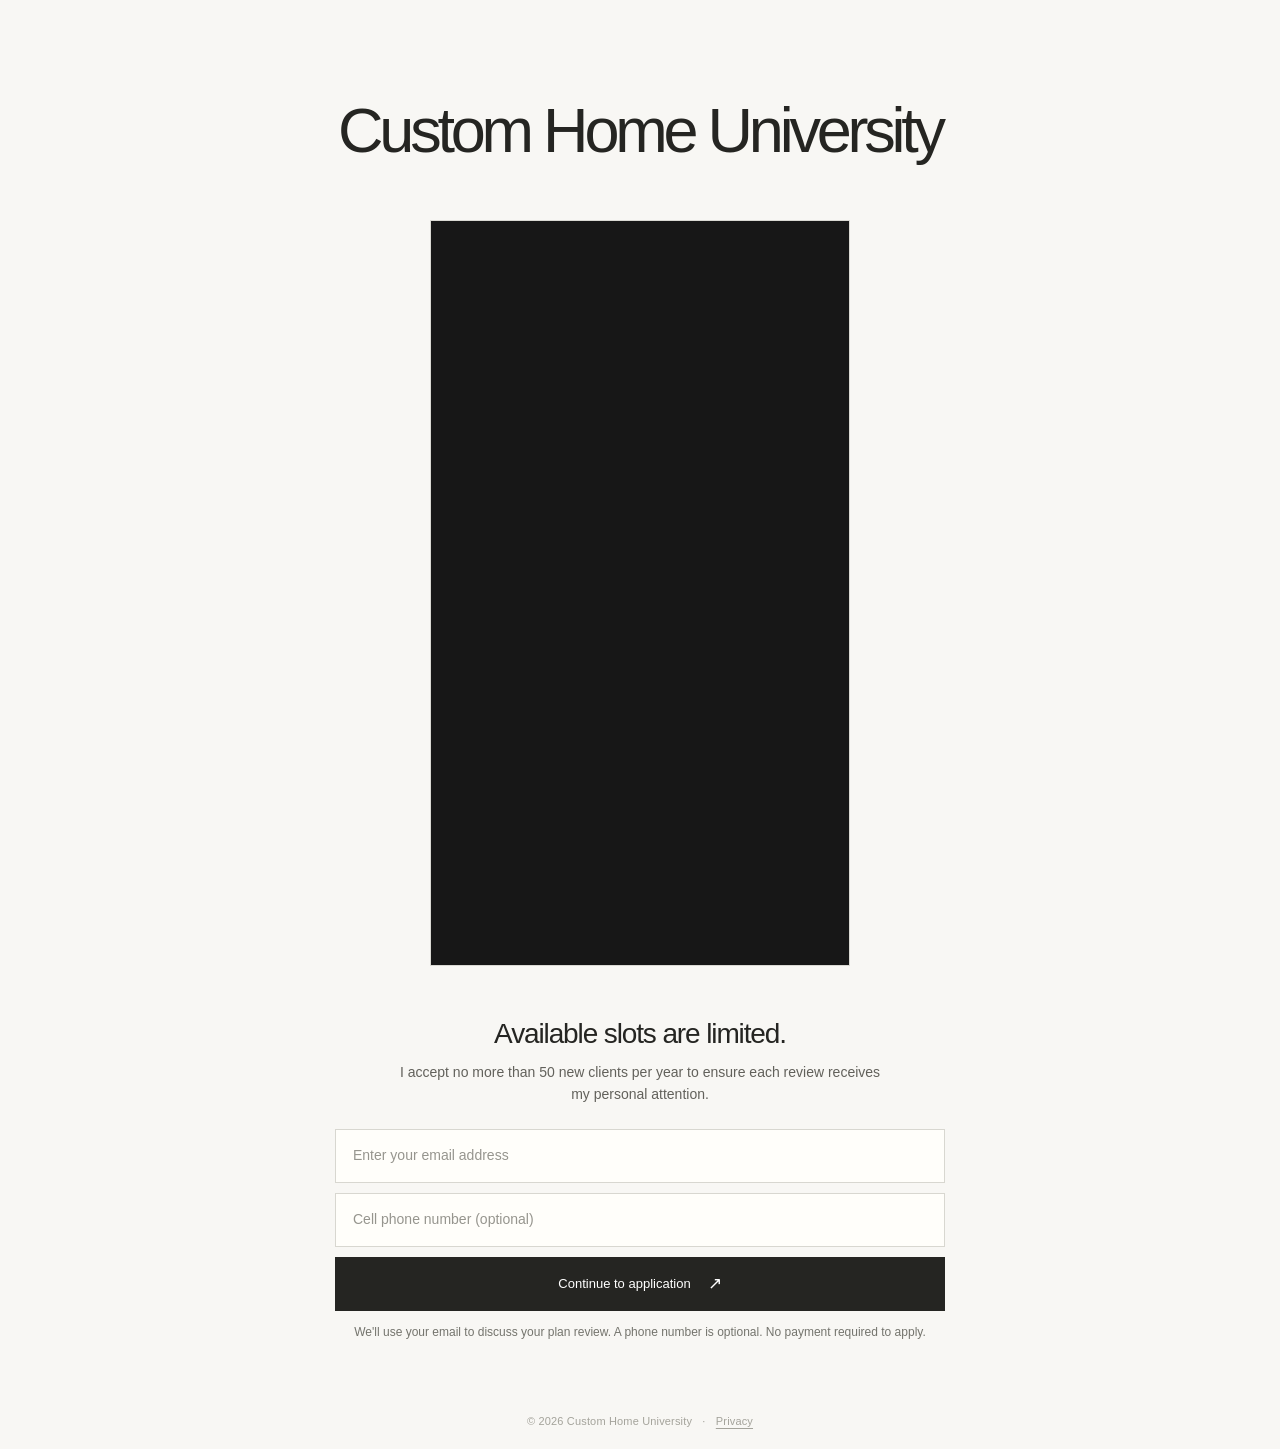
<file: index.html>
<!doctype html>
<html lang="en">
<head>
  <meta charset="utf-8">
  <meta name="viewport" content="width=device-width,initial-scale=1">
  <meta name="theme-color" content="#f8f7f4">
  <meta name="description" content="Custom Home University — professional plan reviews for homeowners building custom homes.">
  <title>Custom Home University</title>
  <link rel="icon" href="assets/favicon.svg" type="image/svg+xml">
  <link rel="stylesheet" href="assets/site.css?v=limited-slots-20261118">
  <script src="assets/config.js?v=afZ-vERgfIo-20261118" defer></script>
  <script src="assets/site.js?v=afZ-vERgfIo-20261118" defer></script>
</head>
<body data-page="home">
  <main class="landing-container">
    <div class="landing-content">
      <h1 class="brand-heading">Custom Home University</h1>
      <section class="video-frame is-portrait-video" id="videoMount" aria-label="Custom Home University introduction video">
        <iframe
          data-pinned-video="afZ-vERgfIo"
          src="https://www.youtube-nocookie.com/embed/afZ-vERgfIo"
          title="Custom Home University introduction video"
          loading="eager"
          referrerpolicy="strict-origin-when-cross-origin"
          allow="accelerometer; autoplay; clipboard-write; encrypted-media; gyroscope; picture-in-picture; web-share"
          allowfullscreen
        ></iframe>
      </section>
      <section class="email-section limited-signup" aria-labelledby="email-heading">
        <h2 id="email-heading">Available slots are limited.</h2>
        <p class="capacity-note">I accept no more than 50 new clients per year to ensure each review receives my personal attention.</p>
        <form id="leadForm" class="email-form" data-lead-form novalidate>
          <label class="visually-hidden" for="leadEmail">Your email address</label>
          <input id="leadEmail" type="email" name="email" autocomplete="email" required maxlength="254" placeholder="Enter your email address">
          <label class="visually-hidden" for="leadPhone">Cell phone number (optional)</label>
          <input id="leadPhone" type="tel" name="phone" autocomplete="tel" inputmode="tel" maxlength="32" placeholder="Cell phone number (optional)">
          <button class="primary-button" id="leadSubmit" type="submit">Continue to application <span aria-hidden="true">↗</span></button>
          <input type="text" name="website" class="honeypot" autocomplete="off" tabindex="-1" aria-hidden="true">
        </form>
        <p class="helper-text">We'll use your email to discuss your plan review. A phone number is optional. No payment required to apply.</p>
        <p id="leadStatus" class="form-status" role="status" aria-live="polite"></p>
      </section>
    </div>
    <footer class="site-footer">© <span data-year></span> Custom Home University <span aria-hidden="true">·</span> <a href="privacy.html">Privacy</a></footer>
  </main>
  <iframe name="chuSubmissionFrame" id="chuSubmissionFrame" class="submission-frame" title="Form submission confirmation"></iframe>
</body>
</html>
</file>
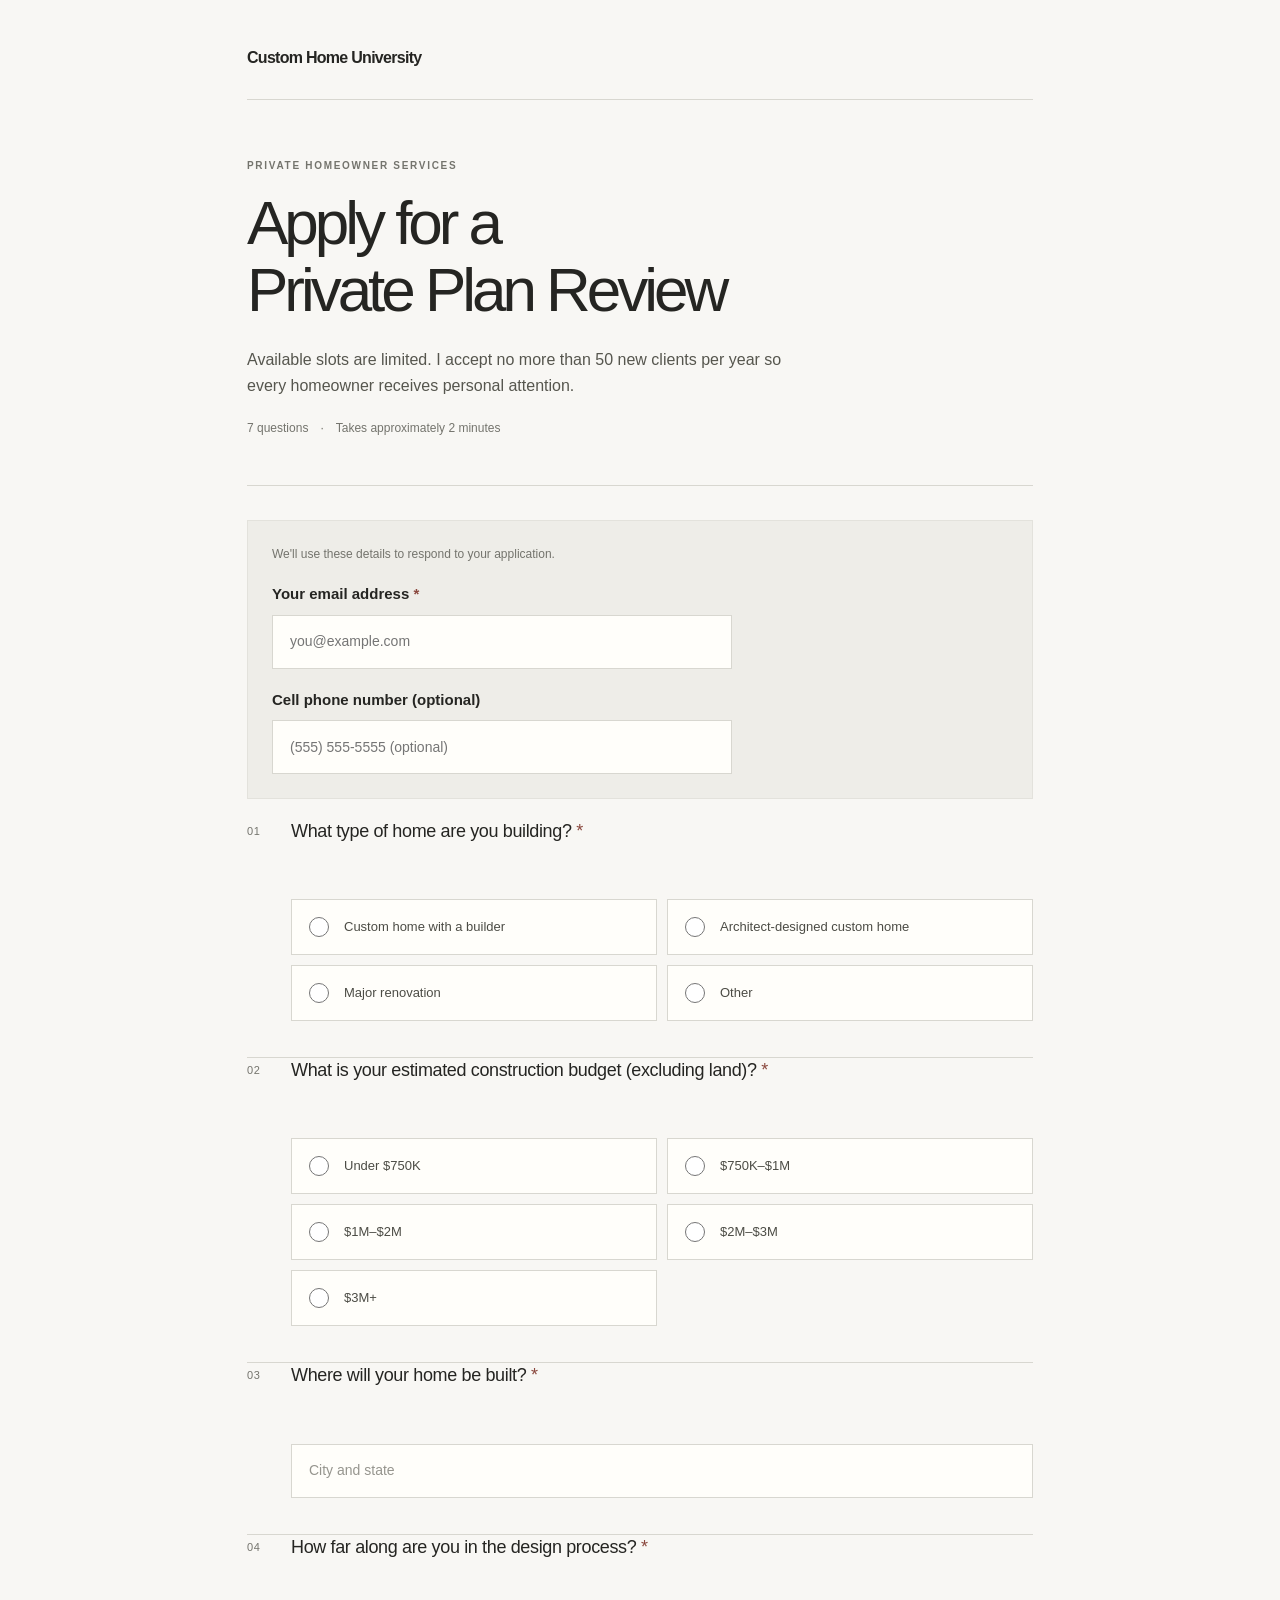
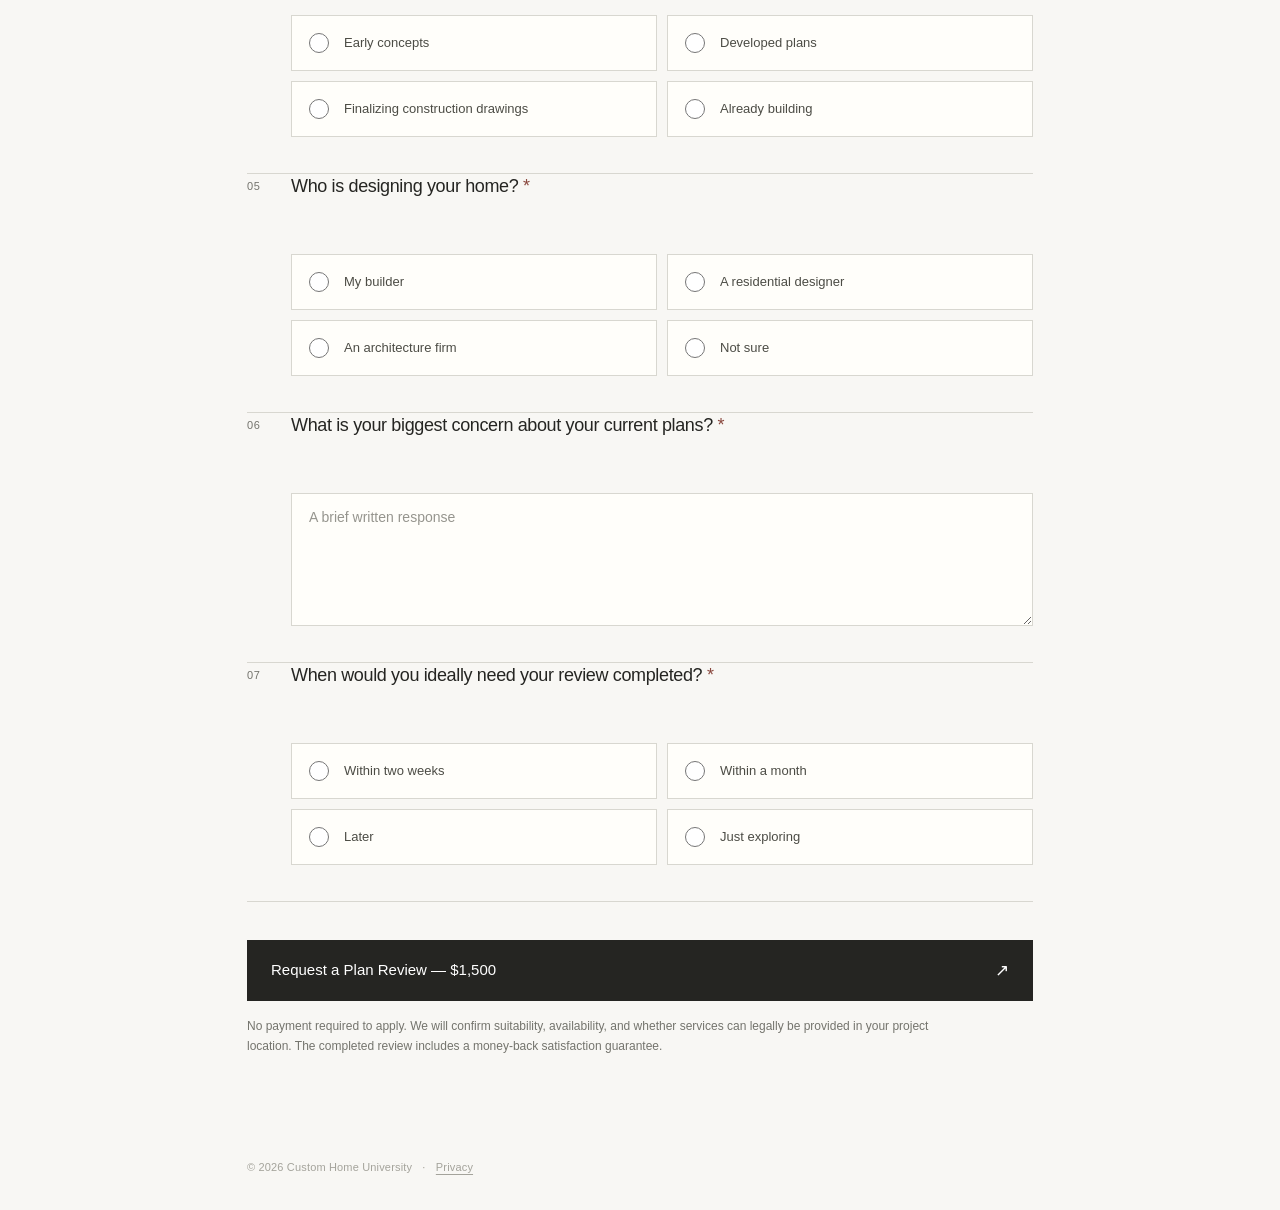
<file: apply.html>
<!doctype html>
<html lang="en">
<head>
  <meta charset="utf-8">
  <meta name="viewport" content="width=device-width,initial-scale=1">
  <meta name="theme-color" content="#f8f7f4">
  <meta name="description" content="Apply for a Private Plan Review with Custom Home University.">
  <title>Apply for a Private Plan Review | Custom Home University</title>
  <link rel="icon" href="assets/favicon.svg" type="image/svg+xml">
  <link rel="stylesheet" href="assets/site.css">
  <script src="assets/config.js" defer></script>
  <script src="assets/site.js" defer></script>
</head>
<body data-page="apply">
  <main class="form-container">
    <header class="form-header">
      <a class="wordmark" href="index.html">Custom Home University</a>
      <div class="header-rule"></div>
      <p class="eyebrow">Private homeowner services</p>
      <h1>Apply for a<br>Private Plan Review</h1>
      <p class="intro">Available slots are limited. I accept no more than 50 new clients per year so every homeowner receives personal attention.</p>
      <div class="form-meta"><span>7 questions</span><span aria-hidden="true">·</span><span>Takes approximately 2 minutes</span></div>
    </header>
    <form id="applicationForm" class="application-form" novalidate>
      <div class="contact-panel">
        <p>We'll use these details to respond to your application.</p>
        <div class="contact-field">
          <label for="applicationEmail">Your email address <span class="required" aria-hidden="true">*</span></label>
          <input type="email" id="applicationEmail" name="email" autocomplete="email" placeholder="you@example.com" maxlength="254" required>
        </div>
        <div class="contact-field">
          <label for="applicationPhone">Cell phone number (optional)</label>
          <input type="tel" id="applicationPhone" name="phone" autocomplete="tel" inputmode="tel" placeholder="(555) 555-5555 (optional)" maxlength="32">
        </div>
      </div>
      <fieldset class="question">
        <legend><span class="question-index">01</span><span>What type of home are you building? <span class="required" aria-hidden="true">*</span></span></legend>
        <div class="choices">
          <label class="choice"><input type="radio" name="home_type" value="Custom home with a builder" required><span>Custom home with a builder</span></label>
          <label class="choice"><input type="radio" name="home_type" value="Architect-designed custom home"><span>Architect-designed custom home</span></label>
          <label class="choice"><input type="radio" name="home_type" value="Major renovation"><span>Major renovation</span></label>
          <label class="choice"><input type="radio" name="home_type" value="Other"><span>Other</span></label>
        </div>
      </fieldset>
      <fieldset class="question">
        <legend><span class="question-index">02</span><span>What is your estimated construction budget (excluding land)? <span class="required" aria-hidden="true">*</span></span></legend>
        <div class="choices">
          <label class="choice"><input type="radio" name="budget" value="Under $750K" required><span>Under $750K</span></label>
          <label class="choice"><input type="radio" name="budget" value="$750K–$1M"><span>$750K–$1M</span></label>
          <label class="choice"><input type="radio" name="budget" value="$1M–$2M"><span>$1M–$2M</span></label>
          <label class="choice"><input type="radio" name="budget" value="$2M–$3M"><span>$2M–$3M</span></label>
          <label class="choice"><input type="radio" name="budget" value="$3M+"><span>$3M+</span></label>
        </div>
      </fieldset>
      <fieldset class="question">
        <legend><span class="question-index">03</span><span>Where will your home be built? <span class="required" aria-hidden="true">*</span></span></legend>
        <div class="field-body"><label class="visually-hidden" for="projectLocation">City and state</label><input class="text-field" id="projectLocation" name="location" type="text" placeholder="City and state" maxlength="120" required></div>
      </fieldset>
      <fieldset class="question">
        <legend><span class="question-index">04</span><span>How far along are you in the design process? <span class="required" aria-hidden="true">*</span></span></legend>
        <div class="choices">
          <label class="choice"><input type="radio" name="design_stage" value="Early concepts" required><span>Early concepts</span></label>
          <label class="choice"><input type="radio" name="design_stage" value="Developed plans"><span>Developed plans</span></label>
          <label class="choice"><input type="radio" name="design_stage" value="Finalizing construction drawings"><span>Finalizing construction drawings</span></label>
          <label class="choice"><input type="radio" name="design_stage" value="Already building"><span>Already building</span></label>
        </div>
      </fieldset>
      <fieldset class="question">
        <legend><span class="question-index">05</span><span>Who is designing your home? <span class="required" aria-hidden="true">*</span></span></legend>
        <div class="choices">
          <label class="choice"><input type="radio" name="designer" value="My builder" required><span>My builder</span></label>
          <label class="choice"><input type="radio" name="designer" value="A residential designer"><span>A residential designer</span></label>
          <label class="choice"><input type="radio" name="designer" value="An architecture firm"><span>An architecture firm</span></label>
          <label class="choice"><input type="radio" name="designer" value="Not sure"><span>Not sure</span></label>
        </div>
      </fieldset>
      <fieldset class="question">
        <legend><span class="question-index">06</span><span>What is your biggest concern about your current plans? <span class="required" aria-hidden="true">*</span></span></legend>
        <div class="field-body"><label class="visually-hidden" for="mainConcern">A brief written response</label><textarea id="mainConcern" class="text-field" name="concern" rows="5" maxlength="1000" required placeholder="A brief written response"></textarea></div>
      </fieldset>
      <fieldset class="question">
        <legend><span class="question-index">07</span><span>When would you ideally need your review completed? <span class="required" aria-hidden="true">*</span></span></legend>
        <div class="choices">
          <label class="choice"><input type="radio" name="timeline" value="Within two weeks" required><span>Within two weeks</span></label>
          <label class="choice"><input type="radio" name="timeline" value="Within a month"><span>Within a month</span></label>
          <label class="choice"><input type="radio" name="timeline" value="Later"><span>Later</span></label>
          <label class="choice"><input type="radio" name="timeline" value="Just exploring"><span>Just exploring</span></label>
        </div>
      </fieldset>
      <div class="submit-section">
        <button id="applicationSubmit" class="primary-button submit-application" type="submit">Request a Plan Review — $1,500 <span aria-hidden="true">↗</span></button>
        <p class="fine-print">No payment required to apply. We will confirm suitability, availability, and whether services can legally be provided in your project location. The completed review includes a money-back satisfaction guarantee.</p>
        <p id="applicationStatus" class="form-status" role="status" aria-live="polite"></p>
      </div>
      <input type="text" name="website" class="honeypot" autocomplete="off" tabindex="-1" aria-hidden="true">
    </form>
    <footer class="site-footer">© <span data-year></span> Custom Home University <span aria-hidden="true">·</span> <a href="privacy.html">Privacy</a></footer>
  </main>
  <iframe name="chuSubmissionFrame" id="chuSubmissionFrame" class="submission-frame" title="Form submission confirmation"></iframe>
</body>
</html>
</file>
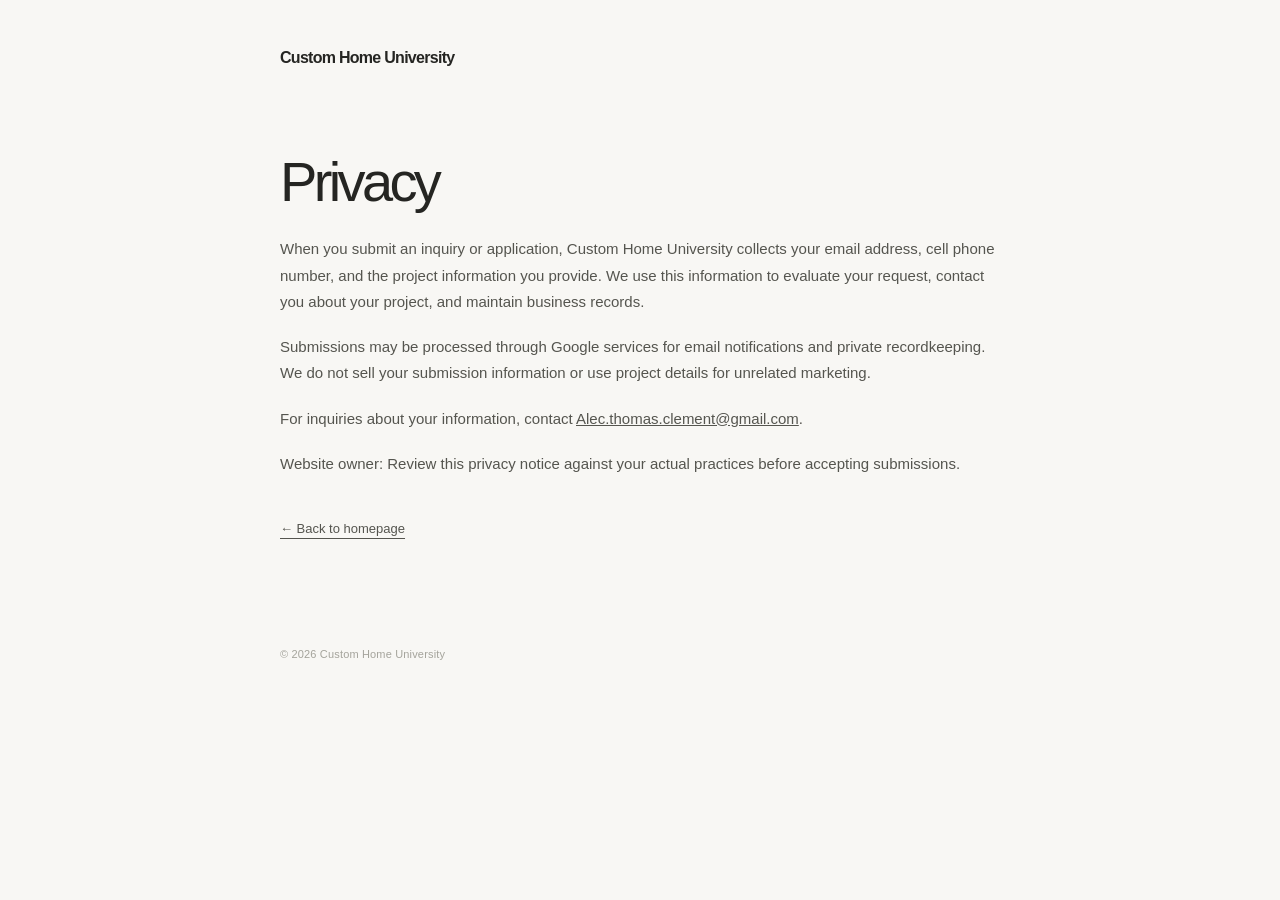
<file: privacy.html>
<!doctype html>
<html lang="en"><head><meta charset="utf-8"><meta name="viewport" content="width=device-width,initial-scale=1"><meta name="theme-color" content="#f8f7f4"><title>Privacy | Custom Home University</title><link rel="icon" href="assets/favicon.svg" type="image/svg+xml"><link rel="stylesheet" href="assets/site.css"><script src="assets/site.js" defer></script></head>
<body><main class="policy-container"><a class="wordmark" href="index.html">Custom Home University</a><h1>Privacy</h1><p>When you submit an inquiry or application, Custom Home University collects your email address, cell phone number, and the project information you provide. We use this information to evaluate your request, contact you about your project, and maintain business records.</p><p>Submissions may be processed through Google services for email notifications and private recordkeeping. We do not sell your submission information or use project details for unrelated marketing.</p><p>For inquiries about your information, contact <a href="mailto:Alec.thomas.clement@gmail.com">Alec.thomas.clement@gmail.com</a>.</p><p class="helper-text">Website owner: Review this privacy notice against your actual practices before accepting submissions.</p><p><a class="text-link" href="index.html">← Back to homepage</a></p><footer class="site-footer">© <span data-year></span> Custom Home University</footer></main></body></html>
</file>
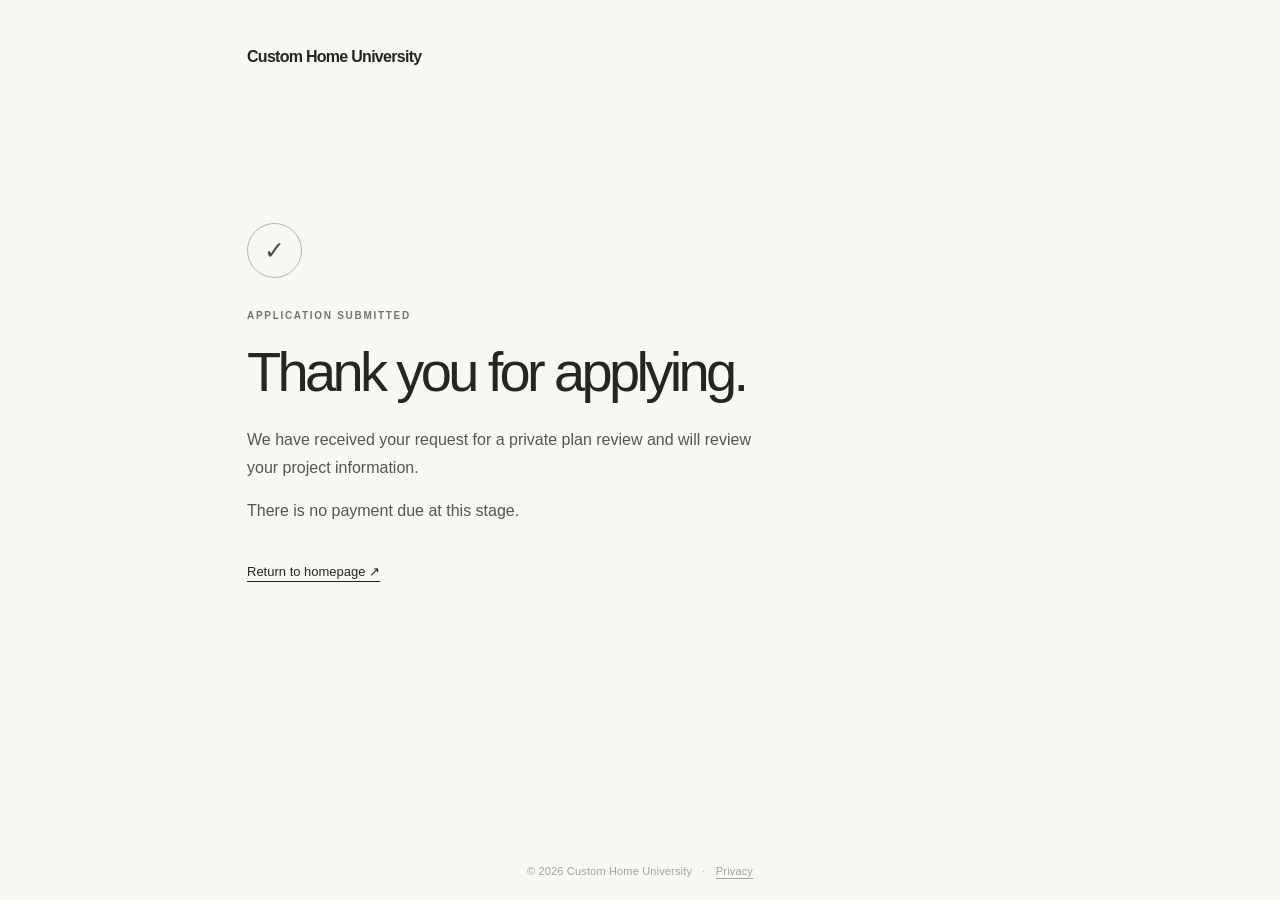
<file: thank-you.html>
<!doctype html>
<html lang="en"><head><meta charset="utf-8"><meta name="viewport" content="width=device-width,initial-scale=1"><meta name="theme-color" content="#f8f7f4"><title>Application Received | Custom Home University</title><link rel="icon" href="assets/favicon.svg" type="image/svg+xml"><link rel="stylesheet" href="assets/site.css"><script src="assets/site.js" defer></script></head>
<body data-page="thanks"><main class="response-container"><a class="wordmark" href="index.html">Custom Home University</a><div class="response-content"><span class="checkmark" aria-hidden="true">✓</span><p class="eyebrow">Application submitted</p><h1>Thank you for applying.</h1><p>We have received your request for a private plan review and will review your project information.</p><p>There is no payment due at this stage.</p><a class="text-link" href="index.html">Return to homepage ↗</a></div><footer class="site-footer">© <span data-year></span> Custom Home University <span aria-hidden="true">·</span> <a href="privacy.html">Privacy</a></footer></main></body></html>
</file>
<file: assets/site.css>
:root{color-scheme:light;--paper:#f8f7f4;--ink:#252522;--muted:#74746d;--soft:#a4a39b;--line:#d8d7d0;--field:#fffefa;--panel:#e9e8e3}
*{box-sizing:border-box}html{scroll-behavior:smooth}body{margin:0;background:var(--paper);color:var(--ink);font-family:-apple-system,BlinkMacSystemFont,"Segoe UI",Helvetica,Arial,sans-serif;-webkit-font-smoothing:antialiased;line-height:1.5}a{color:inherit}button,input,textarea{font:inherit}button{cursor:pointer}h1,h2,p{margin-top:0}.visually-hidden{position:absolute!important;width:1px;height:1px;padding:0;margin:-1px;overflow:hidden;clip:rect(0,0,0,0);white-space:nowrap;border:0}.honeypot,.submission-frame{position:absolute;width:1px;height:1px;left:-10000px;top:-10000px;opacity:0;border:0;pointer-events:none}.site-footer{margin-top:auto;padding:40px 0 20px;text-align:center;color:var(--soft);font-size:11px;letter-spacing:.015em}.site-footer a{text-underline-offset:3px;text-decoration-thickness:1px}.site-footer span[aria-hidden]{padding:0 7px}
.landing-container{max-width:868px;width:calc(100% - 56px);min-height:100svh;margin:0 auto;display:flex;flex-direction:column}.landing-content{padding-top:clamp(72px,10.5vh,114px)}.brand-heading{text-align:center;font-size:clamp(38px,5.2vw,63px);font-weight:500;line-height:1.13;letter-spacing:-.067em;text-wrap:balance;margin-bottom:clamp(40px,6vh,66px)}.video-frame{width:100%;aspect-ratio:16/9;background:var(--panel);border:1px solid #dad9d3;position:relative;overflow:hidden}.video-frame iframe,.video-frame video{width:100%;height:100%;display:block;border:0}.video-frame.is-portrait-video{width:min(100%,420px);aspect-ratio:9/16;margin-left:auto;margin-right:auto;background:#171717}.video-frame.is-portrait-video video{object-fit:contain}.video-placeholder{position:absolute;inset:0;display:flex;align-items:center;justify-content:center;flex-direction:column;gap:21px;color:#797871}.play-ring{display:grid;place-items:center;width:82px;height:82px;border:1px solid #c5c4bd;border-radius:50%;padding-left:4px}.placeholder-caption{font-size:10px;text-transform:uppercase;font-weight:600;letter-spacing:.24em}.email-section{max-width:610px;margin:clamp(32px,5.5vh,55px) auto 0;text-align:center}.email-section h2{font-size:16px;letter-spacing:-.005em;font-weight:400;margin-bottom:19px}.email-form{display:flex;flex-direction:column;gap:10px}.email-form input[type=email],.email-form input[type=tel],.contact-panel input,.text-field{border:1px solid var(--line);border-radius:0;min-height:54px;outline-offset:2px;background:var(--field);color:var(--ink);font-size:14px;padding:13px 17px;min-width:0;width:100%}.email-form input[type=email],.email-form input[type=tel]{flex:1 1 auto}.email-form .primary-button{width:100%}.email-form input::placeholder,.text-field::placeholder{color:#96958e}.primary-button{display:inline-flex;align-items:center;justify-content:center;gap:17px;min-height:54px;background:var(--ink);color:white;border:1px solid var(--ink);padding:14px 21px;border-radius:0;white-space:nowrap;font-size:13px;font-weight:500;transition:background .15s ease}.primary-button:hover{background:#44443d}.primary-button:disabled{opacity:.6;cursor:wait}.primary-button span{font-size:17px;font-weight:400;line-height:1}.helper-text{color:var(--muted);font-size:12px;margin:12px 0 0}.form-status{font-size:13px;line-height:1.5;min-height:22px;margin:10px auto 0;color:var(--muted)}.form-status[data-kind=error]{color:#9a342e}.form-status[data-kind=success]{color:#355a3e}input:focus-visible,textarea:focus-visible,.choice input:focus-visible+span,button:focus-visible,a:focus-visible{outline:2px solid #65645d;outline-offset:3px}
.form-container{max-width:786px;width:calc(100% - 64px);margin:0 auto;min-height:100svh}.form-header{padding-top:46px}.wordmark{display:inline-block;font-size:16px;letter-spacing:-.045em;font-weight:600;text-decoration:none}.header-rule{height:1px;background:var(--line);margin:29px 0 58px}.eyebrow{text-transform:uppercase;font-weight:650;letter-spacing:.17em;color:var(--muted);font-size:10px;margin:0 0 17px}.form-header h1{font-size:clamp(39px,6vw,62px);line-height:1.08;letter-spacing:-.065em;font-weight:500;margin:0 0 23px}.intro{max-width:565px;font-size:16px;line-height:1.66;color:#56564e;margin-bottom:19px}.form-meta{display:flex;gap:12px;align-items:center;font-size:12px;color:var(--muted);margin-bottom:48px}.application-form{border-top:1px solid var(--line)}.contact-panel{background:#eeede8;border:1px solid #e3e2dc;padding:24px;margin:34px 0 20px}.contact-panel label{display:block;font-size:15px;font-weight:600;margin-bottom:3px}.contact-panel p{font-size:12px;margin:0 0 15px;color:var(--muted)}.contact-panel input{max-width:460px;display:block}.contact-field+.contact-field{margin-top:20px}.contact-field label{margin-bottom:9px}.contact-panel>p{margin-bottom:20px}.required{color:#8a483e}.question{padding:33px 0 36px;border:0;border-bottom:1px solid var(--line);margin:0;min-width:0}.question legend{font-size:18px;font-weight:500;letter-spacing:-.02em;line-height:1.4;padding:0;width:100%;display:flex;gap:22px}.question-index{font-size:11px;color:var(--muted);letter-spacing:.065em;padding-top:5px;min-width:22px;display:inline-block;font-variant-numeric:tabular-nums}.choices,.field-body{margin:22px 0 0 44px}.choices{display:grid;grid-template-columns:repeat(2,minmax(0,1fr));gap:10px}.choice{position:relative;display:flex;align-items:center;min-height:56px;border:1px solid var(--line);background:var(--field);cursor:pointer;transition:border-color .12s ease,background .12s ease}.choice input[type=radio]{position:static;opacity:1;appearance:auto;flex:0 0 20px;width:20px;height:20px;margin:0 0 0 17px;accent-color:#416a49;cursor:pointer}.choice span{display:flex;align-items:center;flex:1;min-width:0;min-height:54px;font-size:13px;color:#4c4c45;line-height:1.4;padding:13px 15px;border:0;background:transparent}.choice:hover{border-color:#888980}.choice input:checked+span{color:#284f32;font-weight:650}.choice input:checked+span:after{content:"✓ Selected";display:inline-block;flex:0 0 auto;margin-left:auto;padding-left:12px;font-size:11px;font-weight:700;letter-spacing:.01em;color:#31613c}.choice:has(input:checked){background:#e6efe5;border:2px solid #416a49}.choice:has(input:checked) input[type=radio]{margin-left:16px}.choice:has(input:checked) span{min-height:52px}.choice input:focus-visible{outline:2px solid #416a49;outline-offset:3px}.text-field{max-width:100%}textarea.text-field{resize:vertical;min-height:120px;display:block}.submit-section{padding:38px 0 0}.submit-application{width:100%;min-height:60px;font-size:15px;justify-content:space-between;padding:18px 23px}.fine-print{font-size:12px;color:var(--muted);line-height:1.7;margin:15px 0 0;max-width:690px}.form-container .site-footer{text-align:left;margin-top:30px;padding-bottom:35px}
.response-container{max-width:786px;width:calc(100% - 64px);min-height:100svh;display:flex;flex-direction:column;margin:0 auto;padding-top:45px}.response-content{margin:auto 0;padding:68px 0}.checkmark{display:grid;place-items:center;border:1px solid #b7b5a8;border-radius:50%;width:55px;height:55px;font-size:25px;color:#415640;margin-bottom:30px}.response-content h1,.policy-container h1{font-weight:500;font-size:clamp(38px,6vw,56px);letter-spacing:-.065em;line-height:1.13;margin-bottom:23px}.response-content p:not(.eyebrow){max-width:530px;color:#56564e;line-height:1.7;font-size:16px}.text-link{text-decoration:underline;text-underline-offset:5px;font-size:13px;display:inline-block;margin-top:22px}.policy-container{max-width:720px;width:calc(100% - 64px);margin:0 auto;padding-top:46px}.policy-container h1{margin-top:80px}.policy-container>p{line-height:1.75;color:#55554f;font-size:15px;margin-bottom:19px}.policy-container .site-footer{margin-top:65px;text-align:left}
@media(max-width:680px){.landing-container{width:calc(100% - 36px)}.landing-content{padding-top:clamp(64px,11vh,90px)}.brand-heading{font-size:clamp(35px,8.8vw,48px);margin-bottom:43px}.play-ring{width:64px;height:64px}.play-ring svg{width:20px}.video-placeholder{gap:15px}.placeholder-caption{font-size:8px}.email-form{flex-direction:column}.email-form input[type=email],.email-form input[type=tel]{flex:initial}.primary-button{width:100%}.email-section{width:100%;max-width:420px}.form-container,.response-container,.policy-container{width:calc(100% - 36px)}.form-header{padding-top:28px}.header-rule{margin:22px 0 45px}.intro{font-size:15px}.form-meta{margin-bottom:32px}.contact-panel{padding:18px}.question{padding:29px 0}.question legend{font-size:17px;gap:10px}.question-index{min-width:22px}.choices{grid-template-columns:1fr;gap:8px}.choices,.field-body{margin-left:32px}.choice span{min-height:52px;font-size:14px;padding:14px 13px}.choice input:checked+span:after{font-size:11px;padding-left:8px}.submit-application{font-size:14px}.response-content{padding:65px 0}.policy-container h1{margin-top:55px}}
@media(prefers-reduced-motion:reduce){html{scroll-behavior:auto}.primary-button,.choice span{transition:none}}
/* Homepage: one limited-capacity message, one lead form. */
.limited-signup{margin-top:clamp(37px,5.5vh,56px)}
.limited-signup h2{font-size:clamp(21px,3.3vw,28px);font-weight:500;letter-spacing:-.04em;line-height:1.25;margin:0 0 10px}
.limited-signup .capacity-note{max-width:500px;margin:0 auto 23px;font-size:14px;line-height:1.6;color:#62615b}
@media(max-width:680px){.limited-signup .capacity-note{font-size:13px;max-width:380px}}
</file>
